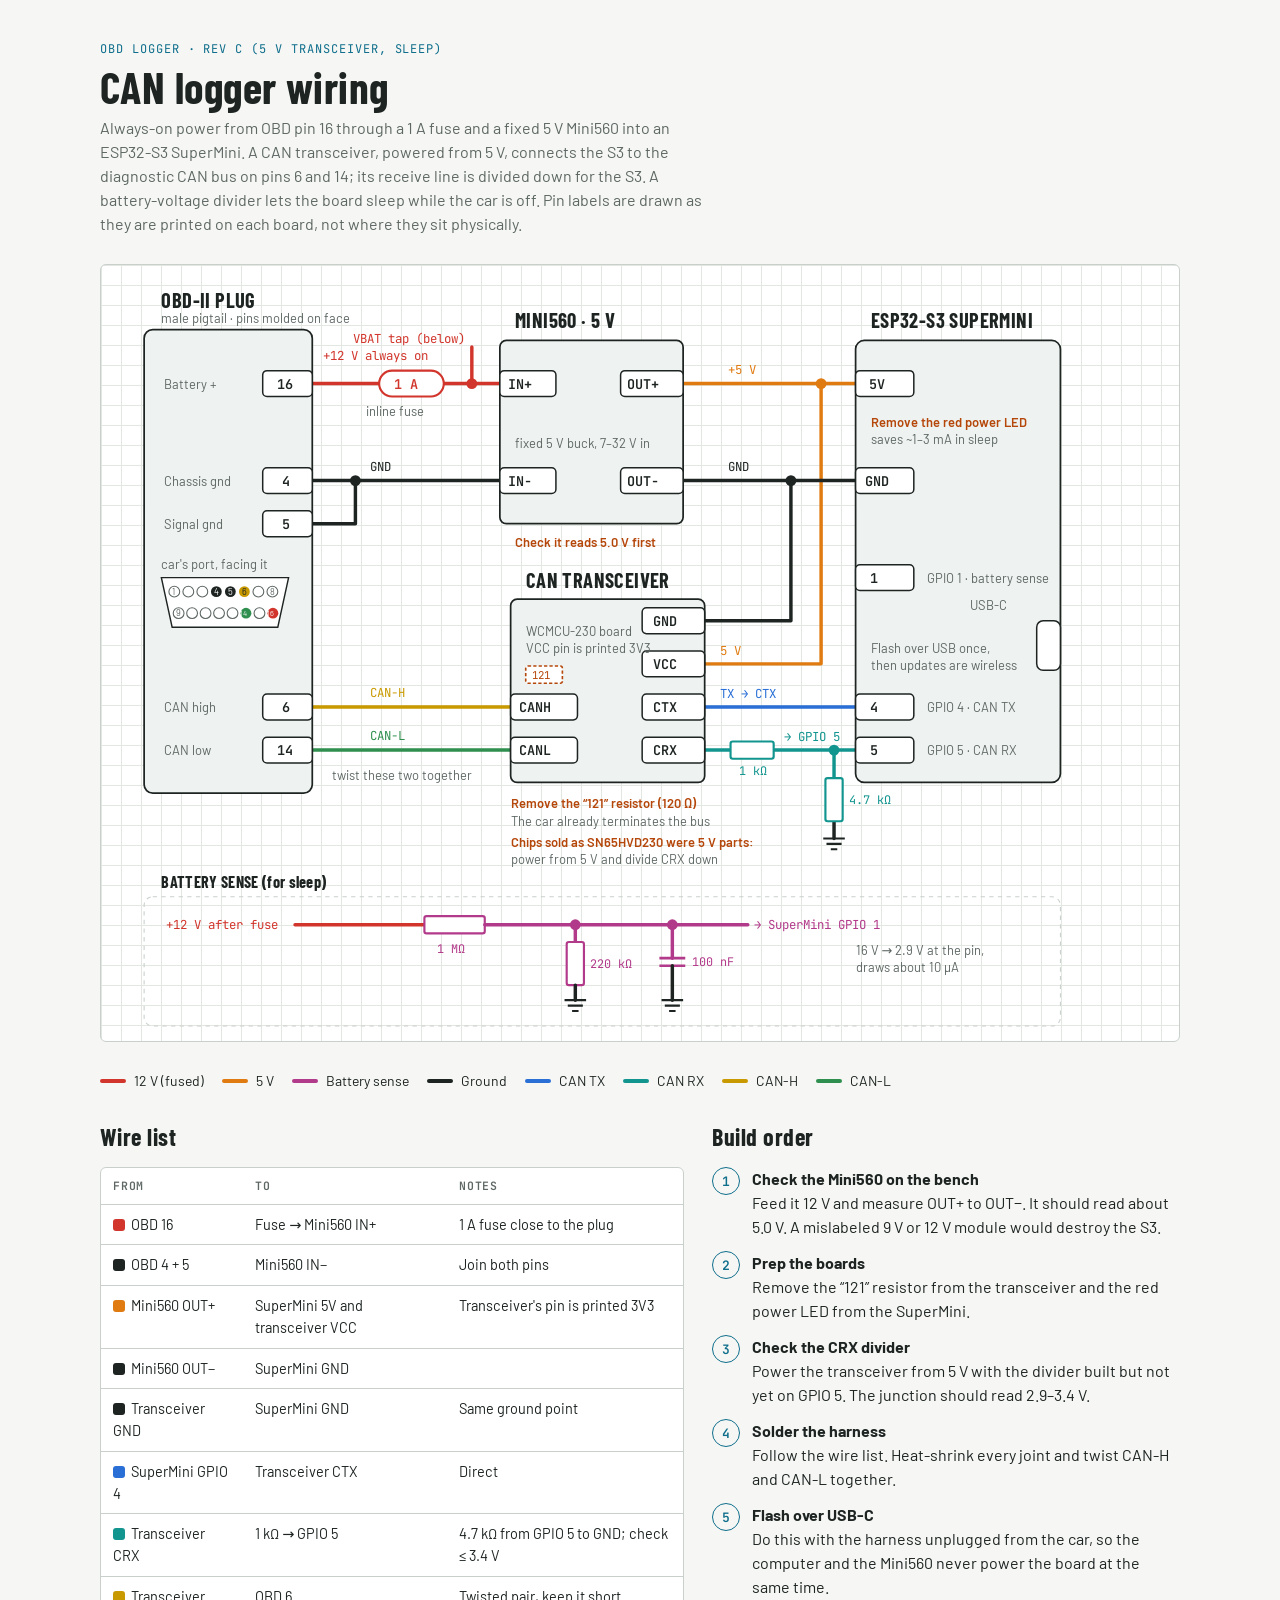
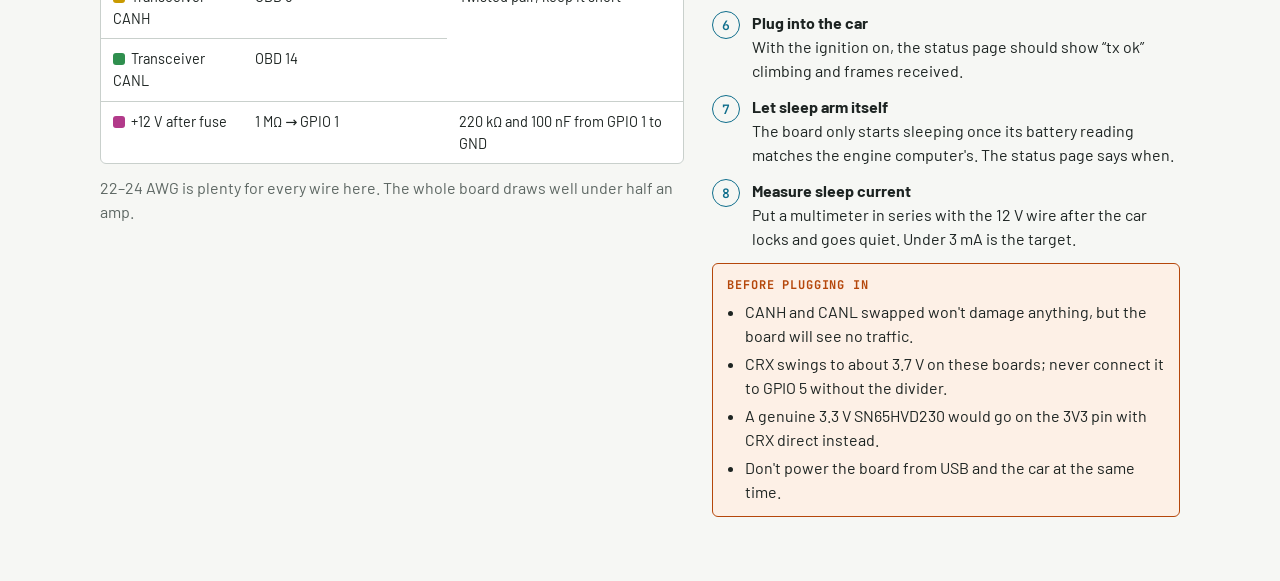
<file: docs/wiring.html>
<!doctype html><html><head><meta charset="utf-8"><meta name="viewport" content="width=device-width, initial-scale=1"><title>CAN Car Logger Wiring</title>
<link rel="preconnect" href="https://fonts.googleapis.com">
<link rel="stylesheet" href="https://fonts.googleapis.com/css2?family=Barlow:wght@400;500;600;700&family=Barlow+Condensed:wght@600;700&family=JetBrains+Mono:wght@400;600&display=swap">
<style>
/* Layout: one schematic sheet on drafting grid, then the wire list and build order beneath it. */
:root {
  --paper: #f6f7f4;
  --grid: #e3e7e1;
  --ink: #1d2422;
  --muted: #5d6763;
  --panel: #ffffff;
  --line: #c9d0cc;
  --board: #eef2f0;
  --accent: #0f6e8c;
  --w12: #d1352b;
  --w5: #e07b12;
  --w33: #8b4cc2;
  --gnd: #1d2422;
  --canh: #c99a00;
  --canl: #2f8f4e;
  --tx: #2a6fd6;
  --rx: #12958f;
  --vs: #b23a8a;
  --warn: #b5470b;
  --warn-bg: #fdf0e6;
  --display: "Barlow Condensed", "Arial Narrow", sans-serif;
  --body: "Barlow", system-ui, sans-serif;
  --mono: "JetBrains Mono", ui-monospace, monospace;
}
@media (prefers-color-scheme: dark) {
  :root:not([data-theme="light"]) {
    --paper: #141a1a; --grid: #1e2626; --ink: #e4ebe8; --muted: #9aa7a2; --panel: #1a2121;
    --line: #34403e; --board: #202929; --accent: #4fb6d6; --w12: #f0584d; --w5: #f59a3c;
    --w33: #b588e6; --gnd: #d9e2de; --canh: #e8bd2c; --canl: #4cc274; --tx: #6aa3f5; --rx: #3fc7bf; --vs: #e37fc4;
    --warn: #f3a46b; --warn-bg: #2b2018; color-scheme: dark;
  }
}
:root[data-theme="dark"] {
  --paper: #141a1a; --grid: #1e2626; --ink: #e4ebe8; --muted: #9aa7a2; --panel: #1a2121;
  --line: #34403e; --board: #202929; --accent: #4fb6d6; --w12: #f0584d; --w5: #f59a3c;
  --w33: #b588e6; --gnd: #d9e2de; --canh: #e8bd2c; --canl: #4cc274; --tx: #6aa3f5; --rx: #3fc7bf; --vs: #e37fc4;
  --warn: #f3a46b; --warn-bg: #2b2018; color-scheme: dark;
}
body {
  background: var(--paper); color: var(--ink); font-family: var(--body); font-size: 16px; line-height: 1.5;
}
.wrap { max-width: 1080px; margin: 0 auto; padding-inline: 20px; padding-block: 32px 56px; display: grid; gap: 28px; }
header { display: grid; gap: 6px; }
.eyebrow { font-family: var(--mono); font-size: 12px; letter-spacing: .08em; text-transform: uppercase; color: var(--accent); }
h1 { font-family: var(--display); font-size: clamp(30px, 5vw, 44px); line-height: 1.05; margin: 0; text-wrap: balance; letter-spacing: .01em; }
h2 { font-family: var(--display); font-size: 24px; margin: 0; letter-spacing: .02em; }
.lede { color: var(--muted); max-width: 68ch; margin: 0; }
.sheet {
  border: 1px solid var(--line); border-radius: 6px; overflow-x: auto;
  background-color: var(--panel);
  background-image: linear-gradient(var(--grid) 1px, transparent 1px), linear-gradient(90deg, var(--grid) 1px, transparent 1px);
  background-size: 20px 20px;
}
.sheet svg { display: block; width: 100%; min-width: 760px; height: auto; }
svg text { font-family: var(--body); fill: var(--ink); }
svg .mono { font-family: var(--mono); }
svg .title { font-family: var(--display); font-weight: 700; font-size: 19px; letter-spacing: .02em; }
svg .sub { font-size: 12px; fill: var(--muted); }
svg .pin { font-family: var(--mono); font-size: 12.5px; font-weight: 600; }
svg .wl { font-family: var(--mono); font-size: 11.5px; }
svg .note { font-size: 12px; fill: var(--warn); font-weight: 600; }
.box { fill: var(--board); stroke: var(--ink); stroke-width: 1.6; }
.term { fill: var(--panel); stroke: var(--ink); stroke-width: 1.4; }
.wire { fill: none; stroke-width: 3.2; stroke-linecap: round; stroke-linejoin: round; }
.dot { stroke: none; }
.legend { display: flex; flex-wrap: wrap; gap: 10px 18px; font-size: 14px; }
.legend span { display: inline-flex; align-items: center; gap: 8px; }
.legend i { width: 26px; height: 4px; border-radius: 2px; display: inline-block; }
.cols { display: grid; grid-template-columns: minmax(0, 1.25fr) minmax(0, 1fr); gap: 28px; align-items: start; }
@media (max-width: 820px) { .cols { grid-template-columns: minmax(0, 1fr); } }
section { display: grid; gap: 12px; min-width: 0; }
.tablewrap { overflow-x: auto; border: 1px solid var(--line); border-radius: 6px; background: var(--panel); }
table { border-collapse: collapse; width: 100%; font-size: 14.5px; }
th, td { text-align: left; padding: 9px 12px; border-bottom: 1px solid var(--line); vertical-align: top; }
th { font-family: var(--mono); font-size: 11.5px; letter-spacing: .07em; text-transform: uppercase; color: var(--muted); font-weight: 600; }
tr:last-child td { border-bottom: 0; }
td code, li code, p code { font-family: var(--mono); font-size: .9em; }
.sw { display: inline-block; width: 12px; height: 12px; border-radius: 3px; vertical-align: -1px; margin-right: 6px; }
ol.steps { margin: 0; padding-left: 0; list-style: none; counter-reset: s; display: grid; gap: 12px; }
ol.steps li { counter-increment: s; display: grid; grid-template-columns: 30px minmax(0, 1fr); gap: 10px; }
ol.steps li::before {
  content: counter(s); font-family: var(--mono); font-weight: 600; font-size: 13px; color: var(--accent);
  border: 1.5px solid var(--accent); border-radius: 50%; width: 26px; height: 26px; display: grid; place-items: center;
}
ol.steps b { display: block; }
.caution { background: var(--warn-bg); border: 1px solid var(--warn); border-radius: 6px; padding: 12px 14px; display: grid; gap: 6px; }
.caution strong { color: var(--warn); font-family: var(--mono); font-size: 12px; letter-spacing: .07em; text-transform: uppercase; }
.caution ul { margin: 0; padding-left: 18px; display: grid; gap: 4px; }
.muted { color: var(--muted); }
@page { size: letter landscape; margin: 0.35in; }
@media print {
  :root, :root[data-theme="dark"], :root:not([data-theme="light"]) {
    --paper: #ffffff; --grid: #e9ece8; --ink: #111816; --muted: #4c5653; --panel: #ffffff;
    --line: #b9c1bd; --board: #f1f4f2; --accent: #0f6e8c; --w12: #d1352b; --w5: #e07b12;
    --w33: #8b4cc2; --gnd: #111816; --canh: #c99a00; --canl: #2f8f4e; --tx: #2a6fd6; --rx: #12958f; --vs: #b23a8a;
    --warn: #b5470b; --warn-bg: #fdf0e6; color-scheme: light;
  }
  * { -webkit-print-color-adjust: exact; print-color-adjust: exact; }
  body { font-size: 11.5px; }
  .wrap { max-width: none; padding: 0; gap: 12px; }
  h1 { font-size: 28px; }
  .lede { font-size: 12px; }
  .sheet { overflow: visible; break-inside: avoid; }
  .sheet svg { min-width: 0; max-height: 5.6in; }
  .cols { grid-template-columns: 1.25fr 1fr; break-before: page; gap: 20px; }
  .tablewrap { overflow: visible; }
  th, td { padding: 5px 8px; }
  table { font-size: 11.5px; }
  ol.steps { gap: 7px; }
  section, .caution, tr { break-inside: avoid; }
}
</style>

</head><body><div class="wrap">
  <header>
    <div class="eyebrow">OBD logger · rev C (5 V transceiver, sleep)</div>
    <h1>CAN logger wiring</h1>
    <p class="lede">Always-on power from OBD pin 16 through a 1 A fuse and a fixed 5 V Mini560 into an ESP32-S3 SuperMini. A CAN transceiver, powered from 5 V, connects the S3 to the diagnostic CAN bus on pins 6 and 14; its receive line is divided down for the S3. A battery-voltage divider lets the board sleep while the car is off. Pin labels are drawn as they are printed on each board, not where they sit physically.</p>
  </header>

  <div class="sheet">
    <svg viewBox="0 0 1000 720" role="img" aria-labelledby="dgTitle dgDesc">
      <title id="dgTitle">Wiring schematic</title>
      <desc id="dgDesc">OBD pin 16 through a 1 amp fuse to the Mini560 IN plus; Mini560 OUT plus to the SuperMini 5V pin and the transceiver VCC; OBD pins 4 and 5 to ground; SuperMini GPIO4 to transceiver CTX; transceiver CRX through a 1 kilohm resistor to GPIO5 with 4.7 kilohms to ground; transceiver CANH and CANL to OBD pins 6 and 14; fused 12 volts through 1 megohm to GPIO1 with 220 kilohms and 100 nanofarads to ground.</desc>

      <!-- ===== wires (drawn first, under the boards) ===== -->
      <!-- 12 V: pin 16 -> fuse -> IN+ -->
      <path class="wire" style="stroke:var(--w12)" d="M196 110 H258"/>
      <path class="wire" style="stroke:var(--w12)" d="M318 110 H370"/>
      <circle class="dot" cx="344" cy="110" r="5" style="fill:var(--w12)"/>
      <path class="wire" style="stroke:var(--w12)" d="M344 110 V76"/>
      <!-- GND: pin 4 -> IN- ; pin 5 joins -->
      <path class="wire" style="stroke:var(--gnd)" d="M196 200 H370"/>
      <path class="wire" style="stroke:var(--gnd)" d="M196 240 H236 V200"/>
      <circle class="dot" cx="236" cy="200" r="5" style="fill:var(--gnd)"/>
      <!-- 5 V: OUT+ -> 5V, and up to the transceiver VCC -->
      <path class="wire" style="stroke:var(--w5)" d="M540 110 H700"/>
      <path class="wire" style="stroke:var(--w5)" d="M560 370 H668 V110"/>
      <circle class="dot" cx="668" cy="110" r="5" style="fill:var(--w5)"/>
      <!-- GND: OUT- -> SuperMini GND, transceiver GND joins -->
      <path class="wire" style="stroke:var(--gnd)" d="M540 200 H700"/>
      <path class="wire" style="stroke:var(--gnd)" d="M560 330 H640 V200"/>
      <circle class="dot" cx="640" cy="200" r="5" style="fill:var(--gnd)"/>
      <!-- CTX straight; CRX through the divider -->
      <path class="wire" style="stroke:var(--tx)" d="M560 410 H700"/>
      <path class="wire" style="stroke:var(--rx)" d="M560 450 H584"/>
      <path class="wire" style="stroke:var(--rx)" d="M624 450 H700"/>
      <circle class="dot" cx="680" cy="450" r="5" style="fill:var(--rx)"/>
      <path class="wire" style="stroke:var(--rx)" d="M680 450 V476"/>
      <path class="wire" style="stroke:var(--gnd)" d="M680 516 V532"/>
      <path d="M670 532 H690 M673 537 H687 M677 542 H683" stroke="var(--gnd)" stroke-width="2"/>
      <!-- CAN pair -->
      <path class="wire" style="stroke:var(--canh)" d="M196 410 H380"/>
      <path class="wire" style="stroke:var(--canl)" d="M196 450 H380"/>

      <!-- wire labels -->
      <text class="wl" x="206" y="88" style="fill:var(--w12)">+12 V always on</text>
      <text class="wl" x="338" y="72" text-anchor="end" style="fill:var(--w12)">VBAT tap (below)</text>
      <text class="wl" x="250" y="191">GND</text>
      <text class="wl" x="582" y="101" style="fill:var(--w5)">+5 V</text>
      <text class="wl" x="582" y="191">GND</text>
      <text class="wl" x="574" y="362" style="fill:var(--w5)">5 V</text>
      <text class="wl" x="574" y="402" style="fill:var(--tx)">TX → CTX</text>
      <text class="wl" x="634" y="442" style="fill:var(--rx)">→ GPIO 5</text>
      <text class="wl" x="250" y="401" style="fill:var(--canh)">CAN-H</text>
      <text class="wl" x="250" y="441" style="fill:var(--canl)">CAN-L</text>
      <text class="sub" x="214" y="478">twist these two together</text>

      <!-- CRX divider resistors -->
      <rect x="584" y="442" width="40" height="16" rx="2" fill="var(--panel)" stroke="var(--rx)" stroke-width="2"/>
      <text class="mono" x="592" y="473" font-size="11" style="fill:var(--rx)">1 kΩ</text>
      <rect x="672" y="476" width="16" height="40" rx="2" fill="var(--panel)" stroke="var(--rx)" stroke-width="2"/>
      <text class="mono" x="694" y="500" font-size="11" style="fill:var(--rx)">4.7 kΩ</text>

      <!-- ===== OBD-II plug ===== -->
      <rect class="box" x="40" y="60" width="156" height="430" rx="8"/>
      <text class="title" x="56" y="40">OBD-II PLUG</text>
      <text class="sub" x="56" y="54">male pigtail · pins molded on face</text>
      <g>
        <rect class="term" x="150" y="98" width="46" height="24" rx="4"/><text class="pin" x="163" y="115">16</text>
        <text x="58" y="115" class="sub">Battery +</text>
        <rect class="term" x="150" y="188" width="46" height="24" rx="4"/><text class="pin" x="168" y="205">4</text>
        <text x="58" y="205" class="sub">Chassis gnd</text>
        <rect class="term" x="150" y="228" width="46" height="24" rx="4"/><text class="pin" x="168" y="245">5</text>
        <text x="58" y="245" class="sub">Signal gnd</text>
        <rect class="term" x="150" y="398" width="46" height="24" rx="4"/><text class="pin" x="168" y="415">6</text>
        <text x="58" y="415" class="sub">CAN high</text>
        <rect class="term" x="150" y="438" width="46" height="24" rx="4"/><text class="pin" x="163" y="455">14</text>
        <text x="58" y="455" class="sub">CAN low</text>
      </g>
      <g transform="translate(56 290)">
        <text class="sub" x="0" y="-8">car's port, facing it</text>
        <path d="M0 0 H118 L108 46 H10 Z" fill="var(--panel)" stroke="var(--ink)" stroke-width="1.3"/>
        <g class="mono" font-size="8.5">
          <circle cx="12" cy="13" r="5" fill="none" stroke="var(--muted)"/><text x="9.5" y="16" style="fill:var(--muted)">1</text>
          <circle cx="25" cy="13" r="5" fill="none" stroke="var(--muted)"/>
          <circle cx="38" cy="13" r="5" fill="none" stroke="var(--muted)"/>
          <circle cx="51" cy="13" r="5" style="fill:var(--gnd)"/><text x="48.5" y="16" style="fill:var(--paper)">4</text>
          <circle cx="64" cy="13" r="5" style="fill:var(--gnd)"/><text x="61.5" y="16" style="fill:var(--paper)">5</text>
          <circle cx="77" cy="13" r="5" style="fill:var(--canh)"/><text x="74.5" y="16" style="fill:var(--ink)">6</text>
          <circle cx="90" cy="13" r="5" fill="none" stroke="var(--muted)"/>
          <circle cx="103" cy="13" r="5" fill="none" stroke="var(--muted)"/><text x="100.5" y="16" style="fill:var(--muted)">8</text>
          <circle cx="16" cy="33" r="5" fill="none" stroke="var(--muted)"/><text x="13.5" y="36" style="fill:var(--muted)">9</text>
          <circle cx="28.5" cy="33" r="5" fill="none" stroke="var(--muted)"/>
          <circle cx="41" cy="33" r="5" fill="none" stroke="var(--muted)"/>
          <circle cx="53.5" cy="33" r="5" fill="none" stroke="var(--muted)"/>
          <circle cx="66" cy="33" r="5" fill="none" stroke="var(--muted)"/>
          <circle cx="78.5" cy="33" r="5" style="fill:var(--canl)"/><text x="73" y="36" font-size="7" style="fill:var(--paper)">14</text>
          <circle cx="91" cy="33" r="5" fill="none" stroke="var(--muted)"/>
          <circle cx="103.5" cy="33" r="5" style="fill:var(--w12)"/><text x="98" y="36" font-size="7" style="fill:var(--paper)">16</text>
        </g>
      </g>

      <!-- ===== fuse ===== -->
      <rect x="258" y="98" width="60" height="24" rx="12" fill="var(--panel)" stroke="var(--w12)" stroke-width="2"/>
      <text class="pin" x="272" y="115" style="fill:var(--w12)">1 A</text>
      <text class="sub" x="246" y="140">inline fuse</text>

      <!-- ===== Mini560 ===== -->
      <rect class="box" x="370" y="70" width="170" height="170" rx="6"/>
      <text class="title" x="384" y="58">MINI560 · 5 V</text>
      <text class="sub" x="384" y="170">fixed 5 V buck, 7–32 V in</text>
      <rect class="term" x="370" y="98" width="52" height="24" rx="4"/><text class="pin" x="378" y="115">IN+</text>
      <rect class="term" x="370" y="188" width="52" height="24" rx="4"/><text class="pin" x="378" y="205">IN−</text>
      <rect class="term" x="482" y="98" width="58" height="24" rx="4"/><text class="pin" x="488" y="115">OUT+</text>
      <rect class="term" x="482" y="188" width="58" height="24" rx="4"/><text class="pin" x="488" y="205">OUT−</text>
      <text class="note" x="384" y="262">Check it reads 5.0 V first</text>

      <!-- ===== transceiver ===== -->
      <rect class="box" x="380" y="310" width="180" height="170" rx="6"/>
      <text class="title" x="394" y="300">CAN TRANSCEIVER</text>
      <rect class="term" x="380" y="398" width="62" height="24" rx="4"/><text class="pin" x="388" y="415">CANH</text>
      <rect class="term" x="380" y="438" width="62" height="24" rx="4"/><text class="pin" x="388" y="455">CANL</text>
      <rect class="term" x="502" y="318" width="58" height="24" rx="4"/><text class="pin" x="512" y="335">GND</text>
      <rect class="term" x="502" y="358" width="58" height="24" rx="4"/><text class="pin" x="512" y="375">VCC</text>
      <rect class="term" x="502" y="398" width="58" height="24" rx="4"/><text class="pin" x="512" y="415">CTX</text>
      <rect class="term" x="502" y="438" width="58" height="24" rx="4"/><text class="pin" x="512" y="455">CRX</text>
      <text class="sub" x="394" y="344">WCMCU-230 board</text>
      <text class="sub" x="394" y="360">VCC pin is printed 3V3</text>
      <g transform="translate(394 372)">
        <rect x="0" y="0" width="34" height="16" rx="2" fill="var(--panel)" stroke="var(--warn)" stroke-width="1.5" stroke-dasharray="3 2"/>
        <text class="mono" x="6" y="12" font-size="10" style="fill:var(--warn)">121</text>
      </g>
      <text class="note" x="380" y="504">Remove the “121” resistor (120 Ω)</text>
      <text class="sub" x="380" y="520">The car already terminates the bus</text>
      <text class="note" x="380" y="540">Chips sold as SN65HVD230 were 5 V parts:</text>
      <text class="sub" x="380" y="556">power from 5 V and divide CRX down</text>

      <!-- ===== SuperMini ===== -->
      <rect class="box" x="700" y="70" width="190" height="410" rx="8"/>
      <text class="title" x="714" y="58">ESP32-S3 SUPERMINI</text>
      <rect class="term" x="700" y="98" width="54" height="24" rx="4"/><text class="pin" x="712" y="115">5V</text>
      <rect class="term" x="700" y="188" width="54" height="24" rx="4"/><text class="pin" x="709" y="205">GND</text>
      <rect class="term" x="700" y="278" width="54" height="24" rx="4"/><text class="pin" x="713" y="295">1</text>
      <rect class="term" x="700" y="398" width="54" height="24" rx="4"/><text class="pin" x="713" y="415">4</text>
      <rect class="term" x="700" y="438" width="54" height="24" rx="4"/><text class="pin" x="713" y="455">5</text>
      <text class="sub" x="766" y="295">GPIO 1 · battery sense</text>
      <text class="sub" x="766" y="415">GPIO 4 · CAN TX</text>
      <text class="sub" x="766" y="455">GPIO 5 · CAN RX</text>
      <rect x="868" y="330" width="22" height="46" rx="6" fill="var(--panel)" stroke="var(--ink)" stroke-width="1.4"/>
      <text class="sub" x="806" y="320">USB-C</text>
      <text class="note" x="714" y="150">Remove the red power LED</text>
      <text class="sub" x="714" y="166">saves ~1–3 mA in sleep</text>
      <text class="sub" x="714" y="360">Flash over USB once,</text>
      <text class="sub" x="714" y="376">then updates are wireless</text>

      <!-- ===== battery sense divider (inset) ===== -->
      <rect x="40" y="586" width="850" height="120" rx="8" fill="none" stroke="var(--line)" stroke-dasharray="4 4"/>
      <text class="title" x="56" y="578" style="font-size:15px">BATTERY SENSE (for sleep)</text>
      <text class="wl" x="60" y="616" style="fill:var(--w12)">+12 V after fuse</text>
      <path class="wire" style="stroke:var(--w12)" d="M180 612 H300"/>
      <rect x="300" y="604" width="56" height="16" rx="2" fill="var(--panel)" stroke="var(--vs)" stroke-width="2"/>
      <text class="mono" x="312" y="638" font-size="11" style="fill:var(--vs)">1 MΩ</text>
      <path class="wire" style="stroke:var(--vs)" d="M356 612 H600"/>
      <text class="wl" x="606" y="616" style="fill:var(--vs)">→ SuperMini GPIO 1</text>
      <circle class="dot" cx="440" cy="612" r="5" style="fill:var(--vs)"/>
      <path class="wire" style="stroke:var(--vs)" d="M440 612 V628"/>
      <rect x="432" y="628" width="16" height="40" rx="2" fill="var(--panel)" stroke="var(--vs)" stroke-width="2"/>
      <text class="mono" x="454" y="652" font-size="11" style="fill:var(--vs)">220 kΩ</text>
      <path class="wire" style="stroke:var(--gnd)" d="M440 668 V682"/>
      <path d="M430 682 H450 M433 687 H447 M437 692 H443" stroke="var(--gnd)" stroke-width="2"/>
      <circle class="dot" cx="530" cy="612" r="5" style="fill:var(--vs)"/>
      <path class="wire" style="stroke:var(--vs)" d="M530 612 V643"/>
      <path d="M518 643 H542 M518 650 H542" stroke="var(--vs)" stroke-width="2.4"/>
      <path class="wire" style="stroke:var(--gnd)" d="M530 650 V682"/>
      <path d="M520 682 H540 M523 687 H537 M527 692 H533" stroke="var(--gnd)" stroke-width="2"/>
      <text class="mono" x="548" y="650" font-size="11" style="fill:var(--vs)">100 nF</text>
      <text class="sub" x="700" y="640">16 V → 2.9 V at the pin,</text>
      <text class="sub" x="700" y="656">draws about 10 µA</text>
    </svg>
  </div>

  <div class="legend" aria-label="Wire colors">
    <span><i style="background:var(--w12)"></i>12 V (fused)</span>
    <span><i style="background:var(--w5)"></i>5 V</span>
    <span><i style="background:var(--vs)"></i>Battery sense</span>
    <span><i style="background:var(--gnd)"></i>Ground</span>
    <span><i style="background:var(--tx)"></i>CAN TX</span>
    <span><i style="background:var(--rx)"></i>CAN RX</span>
    <span><i style="background:var(--canh)"></i>CAN-H</span>
    <span><i style="background:var(--canl)"></i>CAN-L</span>
  </div>

  <div class="cols">
    <section>
      <h2>Wire list</h2>
      <div class="tablewrap">
        <table>
          <thead><tr><th>From</th><th>To</th><th>Notes</th></tr></thead>
          <tbody>
            <tr><td><span class="sw" style="background:var(--w12)"></span>OBD 16</td><td>Fuse → Mini560 IN+</td><td>1 A fuse close to the plug</td></tr>
            <tr><td><span class="sw" style="background:var(--gnd)"></span>OBD 4 + 5</td><td>Mini560 IN−</td><td>Join both pins</td></tr>
            <tr><td><span class="sw" style="background:var(--w5)"></span>Mini560 OUT+</td><td>SuperMini 5V and transceiver VCC</td><td>Transceiver's pin is printed 3V3</td></tr>
            <tr><td><span class="sw" style="background:var(--gnd)"></span>Mini560 OUT−</td><td>SuperMini GND</td><td></td></tr>
            <tr><td><span class="sw" style="background:var(--gnd)"></span>Transceiver GND</td><td>SuperMini GND</td><td>Same ground point</td></tr>
            <tr><td><span class="sw" style="background:var(--tx)"></span>SuperMini GPIO 4</td><td>Transceiver CTX</td><td>Direct</td></tr>
            <tr><td><span class="sw" style="background:var(--rx)"></span>Transceiver CRX</td><td>1 kΩ → GPIO 5</td><td>4.7 kΩ from GPIO 5 to GND; check ≤ 3.4 V</td></tr>
            <tr><td><span class="sw" style="background:var(--canh)"></span>Transceiver CANH</td><td>OBD 6</td><td rowspan="2">Twisted pair, keep it short</td></tr>
            <tr><td><span class="sw" style="background:var(--canl)"></span>Transceiver CANL</td><td>OBD 14</td></tr>
            <tr><td><span class="sw" style="background:var(--vs)"></span>+12 V after fuse</td><td>1 MΩ → GPIO 1</td><td>220 kΩ and 100 nF from GPIO 1 to GND</td></tr>
          </tbody>
        </table>
      </div>
      <p class="muted" style="margin:0">22–24 AWG is plenty for every wire here. The whole board draws well under half an amp.</p>
    </section>

    <section>
      <h2>Build order</h2>
      <ol class="steps">
        <li><div><b>Check the Mini560 on the bench</b>Feed it 12 V and measure OUT+ to OUT−. It should read about 5.0 V. A mislabeled 9 V or 12 V module would destroy the S3.</div></li>
        <li><div><b>Prep the boards</b>Remove the “121” resistor from the transceiver and the red power LED from the SuperMini.</div></li>
        <li><div><b>Check the CRX divider</b>Power the transceiver from 5 V with the divider built but not yet on GPIO 5. The junction should read 2.9–3.4 V.</div></li>
        <li><div><b>Solder the harness</b>Follow the wire list. Heat-shrink every joint and twist CAN-H and CAN-L together.</div></li>
        <li><div><b>Flash over USB-C</b>Do this with the harness unplugged from the car, so the computer and the Mini560 never power the board at the same time.</div></li>
        <li><div><b>Plug into the car</b>With the ignition on, the status page should show “tx ok” climbing and frames received.</div></li>
        <li><div><b>Let sleep arm itself</b>The board only starts sleeping once its battery reading matches the engine computer's. The status page says when.</div></li>
        <li><div><b>Measure sleep current</b>Put a multimeter in series with the 12 V wire after the car locks and goes quiet. Under 3 mA is the target.</div></li>
      </ol>
      <div class="caution">
        <strong>Before plugging in</strong>
        <ul>
          <li>CANH and CANL swapped won't damage anything, but the board will see no traffic.</li>
          <li>CRX swings to about 3.7 V on these boards; never connect it to GPIO 5 without the divider.</li>
          <li>A genuine 3.3 V SN65HVD230 would go on the 3V3 pin with CRX direct instead.</li>
          <li>Don't power the board from USB and the car at the same time.</li>
        </ul>
      </div>
    </section>
  </div>
</div>
</body></html>
</file>
